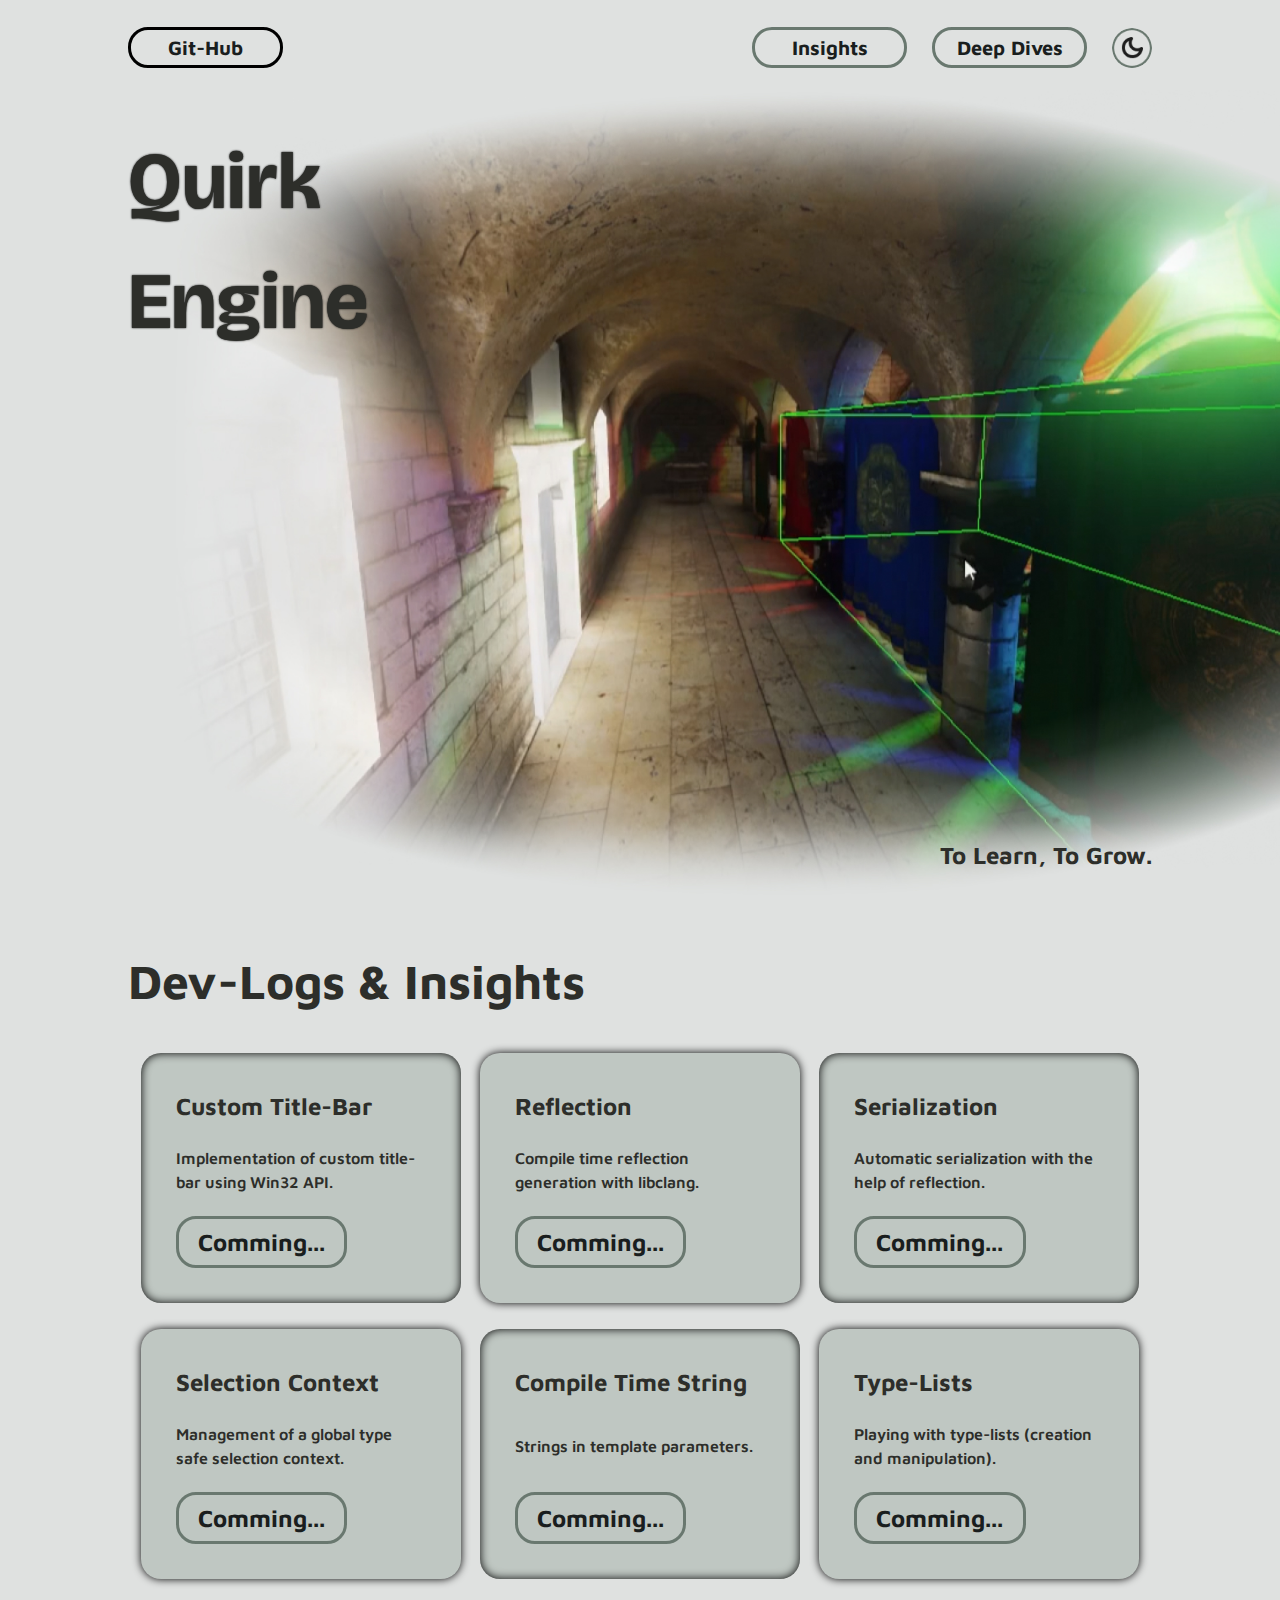
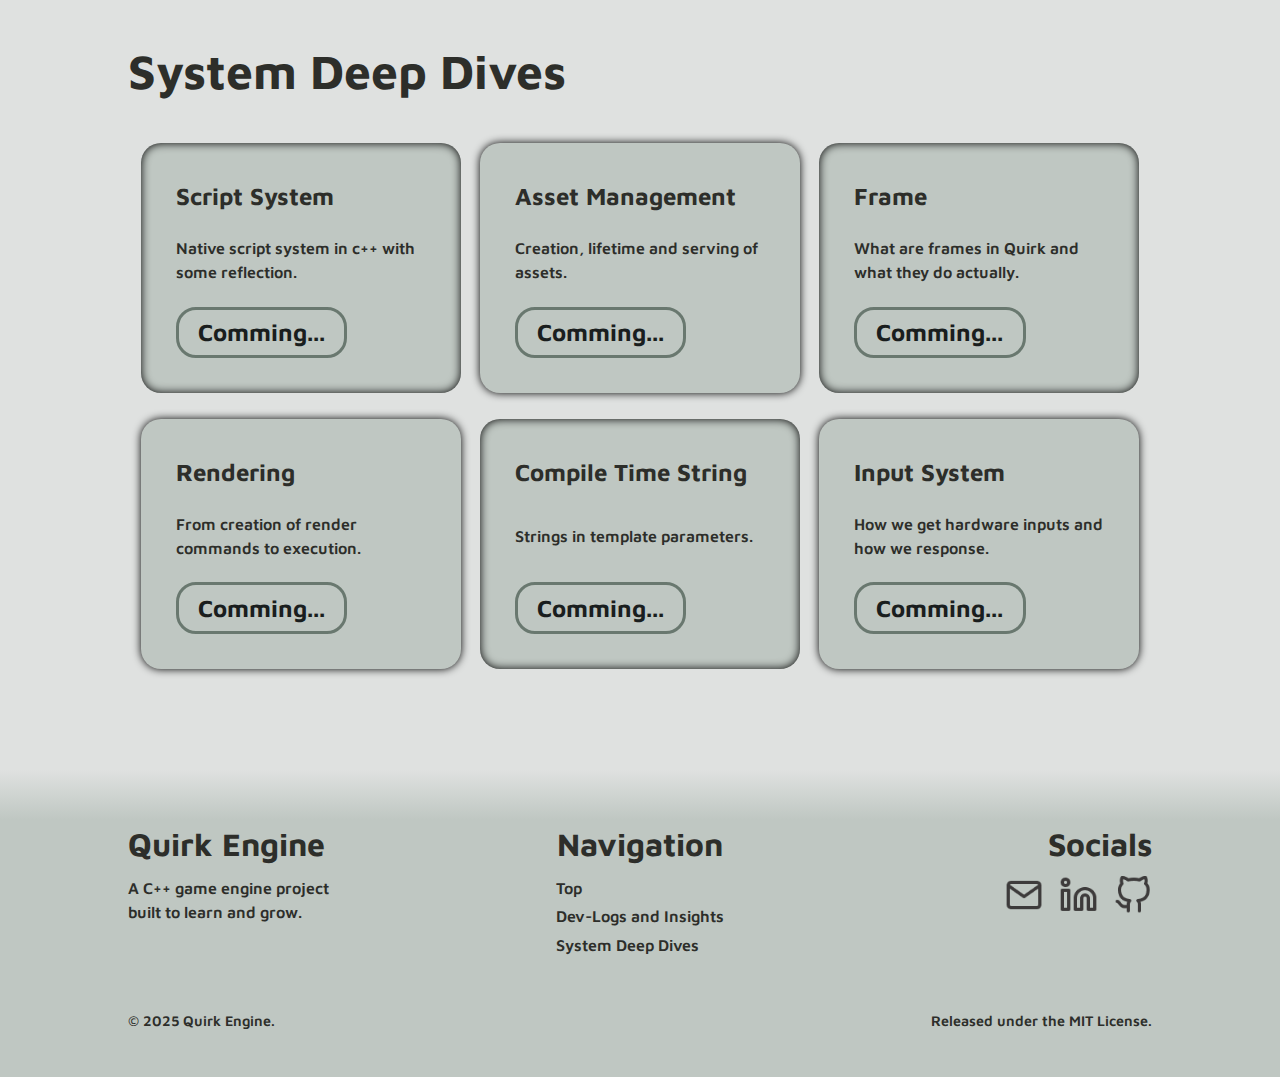
<file: index.html>
<!DOCTYPE html>
<html lang="en">
<head>
    <meta charset="UTF-8">
    <meta name="viewport" content="width=device-width, initial-scale=1.0">
    <title>Quirk DevLogs</title>
    <link rel="stylesheet" href="styleReset.css">
    <link rel="stylesheet" href="style.css">
</head>
<body>
    <header id="hero">
        <nav class="flex-container">
            <a href="https://github.com/Jayantkumar56/Quirk" class="button btn-github"><p>Git-Hub</p></a>

            <ul role="list" class="flex-container">
                <li><a href="#dev-logs-section" class="button">Insights</a></li>
                <li><a href="#deep-dive-section" class="button">Deep Dives</a></li>
                <li>
                    <div  id="toggle-theme" class="color-mode-toggle">
                    </div>
                </li>
            </ul>
        </nav>

        <div class="hero">
            <div class="flex-container">
                <h1 class="hero-title">
                    <span class="hero-title-line">Quirk</span>
                    <span class="hero-title-line">Engine</span>
                </h1>
                <p class="hero-tagline">To Learn,<wbr> To Grow.</p>
            </div>

            <figure class="hero-bg" height="550px"></figure>
        </div>
    </header>

    <main>
        <section id="dev-logs-section">
            <h2>Dev-Logs & Insights</h2>

            <div class="cards-container">
                <div class="card">
                    <h4>Custom Title-Bar</h4>
                    <p>Implementation of custom title-bar using Win32 API.</p>
                    <a href="#" class="button">Comming...</a>
                </div>
                <div class="card">
                    <h4>Reflection</h4>
                    <p>Compile time reflection generation with libclang.</p>
                    <a href="#" class="button">Comming...</a>
                </div>
                <div class="card">
                    <h4>Serialization</h4>
                    <p>Automatic serialization with the help of reflection.</p>
                    <a href="#" class="button">Comming...</a>
                </div>
                <div class="card">
                    <h4>Selection Context</h4>
                    <p>Management of a global type safe selection context.</p>
                    <a href="#" class="button">Comming...</a>
                </div>
                <div class="card">
                    <h4>Compile Time String</h4>
                    <p>Strings in template parameters.</p>
                    <a href="#" class="button">Comming...</a>
                </div>
                <div class="card">
                    <h4>Type-Lists</h4>
                    <p>Playing with type-lists (creation and manipulation).</p>
                    <a href="#" class="button">Comming...</a>
                </div>
            </div>
        </section>

        <section id="deep-dive-section">
            <h2>System Deep Dives</h2>

            <div class="cards-container">
                <div class="card">
                    <h4>Script System</h4>
                    <p>Native script system in c++ with some reflection.</p>
                    <a href="#" class="button">Comming...</a>
                </div>
                <div class="card">
                    <h4>Asset Management</h4>
                    <p>Creation, lifetime and serving of assets.</p>
                    <a href="#" class="button">Comming...</a>
                </div>
                <div class="card">
                    <h4>Frame</h4>
                    <p>What are frames in Quirk and what they do actually.</p>
                    <a href="#" class="button">Comming...</a>
                </div>
                <div class="card">
                    <h4>Rendering</h4>
                    <p>From creation of render commands to execution.</p>
                    <a href="#" class="button">Comming...</a>
                </div>
                <div class="card">
                    <h4>Compile Time String</h4>
                    <p>Strings in template parameters.</p>
                    <a href="#" class="button">Comming...</a>
                </div>
                <div class="card">
                    <h4>Input System</h4>
                    <p>How we get hardware inputs and how we response.</p>
                    <a href="#" class="button">Comming...</a>
                </div>
            </div>
        </section>
    </main>

    <footer class="footer">
        <div class="footer-top">
            <div class="footer-section">
                <h3>Quirk Engine</h3>
                <p>
                    <span>A C++ game engine project</span> 
                    <span>built to learn and grow.</span>
                </p>
            </div>

            <div class="footer-section">
                <h3>Navigation</h3>
                <div class="links">
                    <a href="#hero">Top</a>
                    <a href="#dev-logs-section">Dev-Logs and Insights</a>
                    <a href="#deep-dive-section">System Deep Dives</a>
                </div>
            </div>

            <div class="footer-section">
                <h3>Socials</h3>
                <div class="social-icons">
                    <a href="mailto:name@email.com" class="icon"><img src="./res/Mail.png" alt="Mail"></a>
                    <a href="https://www.linkedin.com/in/jayant-kumar-singh-ba3b33267/" class="icon"><img src="./res/Linkedin.png" alt="Linkedin"></a>
                    <a href="https://github.com/Jayantkumar56"><img src="./res/Github.png" alt="Github" class="icon"></a>
                </div>
            </div>
        </div>

        <div class="footer-bottom">
            <p>© 2025 Quirk Engine.</p>
            <p>Released under the MIT License.</p>
        </div>
    </footer>

    <script src="script.js">
    </script>
</body>
</html>
</file>
<file: style.css>
@import url('https://fonts.googleapis.com/css2?family=Bricolage+Grotesque:opsz,wght@12..96,200..800&family=Maven+Pro:wght@400..900&display=swap');

:root {
    --bg-color: #dfe1e0;
    --text-color: #2d2e2a;
    --heading-color: #1f1f1f;
    --accent-color: #dfeae1;
    --accent-text: #1a1e1e;

    --card-bg-color: #bfc7c2;
    --footer-bg-color: #bfc7c2;
    
    --btn-bg1-color: #dfe1e000;
    --btn-bg2-color: #dfe1e000;
    --btn-border1-color: #69786F;
    --btn-border2-color: #000000;
    
    --body-padding: 10vw;
    
    
    /* Font sizes (mobile-first) */
    --fs-700: 5rem;        /* 80px */
    --fs-600: 4rem;        /* 60px */
    --fs-500: 3rem;        /* 48px */
    --fs-400: 2rem;        /* 32px */
    --fs-300: 1.5rem;      /* 24px */
    --fs-250: 1.25rem;     /* 20px */
    --fs-200: 1rem;        /* 16px */
    --fs-100: 0.5rem;      /* 8px  */
}

@media(max-height: 36em), (max-width: 55em){
    :root{
        --fs-700: 3rem;       
        --fs-600: 2.5rem;     
        --fs-500: 2rem;       
        --fs-400: 1.5rem;     
        --fs-300: 1.0rem;  
        --fs-250: 0.95rem;   
        --fs-200: 0.751rem;   
        --fs-100: 0.5rem;   
        
        --body-padding: 5vw;
    }
}


.dark-mode {
    --bg-color: #1a1d22;
    --text-color: #d3d6ce;
    --heading-color: #cfd2cc;
    --accent-color: #99f6c2;
    --accent-text: #1a1e1e;
    
    --card-bg-color: #2D333B;
    --footer-bg-color: #000000;
    
    --btn-bg1-color: #9CF8BF;
    --btn-bg2-color: #BEFA83;
    --btn-border1-color: #84DCA6;
    --btn-border2-color: #A2E869;
}

.dark-mode .icon {
    filter: invert(100%);
}

body {
    font-family: "Maven Pro", sans-serif;
    font-optical-sizing: auto;
    background-color: var(--bg-color);
    color: var(--text-color);
    font-weight: 600;
}

/* Generic Style classes */

.flex-container {
    display: flex;
    align-items: center;
}

.button {
    width: fit-content;
    display: flex;
    padding: 0.3rem 1.2rem;
    justify-content: center;
    align-items: center;
    background-color: var(--btn-bg1-color);
    color: var(--accent-text);
    font-weight: bold;
    font-size: var(--fs-300);
    border-radius: 20px;
    border: 3px solid var(--btn-border1-color);
}


/* Navigation Bar */

header .button {
    width: 155px;
    height: 41px;
    font-size: var(--fs-250);
}

nav {
    justify-content: space-between;
    padding: 3vh var(--body-padding);
}

@media(max-width: 46.1em){
    nav ul .button {
        display: none;
    }
}

.btn-github {
    background-color: var(--btn-bg2-color);
    border-color: var(--btn-border2-color);
}

@media(max-width: 30.375em){
    .btn-github p {
        display: none;
    }

    .btn-github {
        max-width: 60px;
        max-height: 60px;
        border: none;
        padding: 0px;
        background: url('./res/Github.png') center no-repeat;
        background-size: 40px;
    }
    
    .dark-mode .btn-github {
        filter: invert(100%);
    }
}

nav ul {
    width: 400px;
    justify-content: space-between;
}

.color-mode-toggle {
    width: 40px;
    height: 40px;
    background: url('./res/dark-mode.png') center;
    background-size: cover;
    border-radius: 50%;
}

.color-mode-toggle:hover {
    cursor: pointer;
}

.dark-mode .color-mode-toggle {
    background: url('./res/light-mode.png') center;
}


/* Hero Section */

.hero .flex-container {
    height: calc(100svh - 6vh - 41px);
    padding: 3vh var(--body-padding);
    flex-direction: column;
    justify-content: space-between;
}

.hero-title {
    text-shadow: 0 0 2px black;
    font-family: "Bricolage Grotesque", sans-serif;
    font-optical-sizing: auto;
    font-weight: bold;
    display: flex;
    flex-direction: column;
    align-self: flex-start;
    font-size: var(--fs-700);
}

.hero-tagline {
    font-weight: bold;
    align-self: flex-end;
    font-size: var(--fs-300);
}

.hero-bg {
    position: absolute;
    bottom: 0;
    right: 0;
    width: min(123.21205vh, 95.831vw);
    height: min(90vh, 70vw);
    background: url('./res/HeroPicLight.jpg');
    background-size: cover;
    z-index: -1;
    pointer-events: none;
}

.dark-mode .hero-bg {
    position: absolute;
    background: url('./res/HeroPicDark.jpg');
    background-size: cover;
    z-index: -1;
    pointer-events: none;
}

@media(max-width: 35.625em){
    .hero-bg {
        width: min(123.21205vh, 82.14137vw);
        height: min(90vh, 60vw);
        bottom: 20vh;
    }
}

/* Main section */

main {
    padding: 5vh var(--body-padding) 15vh;
    flex-direction: column;
    display: flex;
    gap: 4.5vh;
}

main section h2 {
    font-size: var(--fs-500);
    font-weight: bold;
    margin-bottom: 20px;
}

.cards-container {
    display: grid;
    grid-template-columns: repeat(auto-fit, minmax(300px, 1fr));
    gap: clamp(0.5rem, 2vw, 2rem);
    justify-items: center;
    padding: 1rem;
}

@media(max-height: 36em), (max-width: 55em){
    .cards-container {
        grid-template-columns: repeat(auto-fit, minmax(250px, 1fr));
        justify-items: center;
    }
}

.card {
    display: flex;
    flex-direction: column;
    justify-content: space-between;
    width: min(40vw, 320px);
    height: min(40vw, 250px);
    background-color: var(--card-bg-color);
    padding: 35px 35px;
    border-radius: 20px;
}

@media(max-height: 36em), (max-width: 55em){
    .card {
        width: 250px;
        height: 200px;
    }
}

.card:nth-child(odd) {
    box-shadow: inset 0px 0px 10px black;
}

.card:nth-child(even) {
    box-shadow: 0px 0px 8px #000000;
}

.card h4 {
    font-size: var(--fs-300);
    font-weight: bold;
}

.card p {
    font-size: var(--fs-200);
}


/* Footer */

footer {
    position: absolute;
    width: 100vw;
    padding: 0 var(--body-padding) 5vh;
    background-color: var(--footer-bg-color);
}

footer::before {
    content: '';
    position: absolute;
    top: -50px;
    left: 0;
    width: 100%;
    height: 50px;
    background: linear-gradient(to bottom, transparent, var(--footer-bg-color));
    pointer-events: none;
    z-index: -1;
}

.footer-top {
    display: grid;
    grid-template-columns: repeat(auto-fit, minmax(200px, 1fr));
    gap: 2rem;
    margin-bottom: 2rem;
}

.footer-section:nth-child(1) {
    display: flex;
    flex-direction: column;
}

.footer-section:nth-child(1) p {
    display: flex;
    flex-direction: column;
}

.footer-section:nth-child(2) {
    display: flex;
    flex-direction: column;
    align-items: center;
}

@media(max-width: 46.1em){
    .footer-section:nth-child(2) {
        align-items: end;
    }

    .footer-section:nth-child(2) .links {
        display: flex;
        flex-direction: column;
        align-items: flex-end;
    }
}

@media(max-width: 30.375em){
    .footer-section:nth-child(2) {
        align-items: start;
    }

    .footer-section:nth-child(2) .links {
        display: flex;
        flex-direction: column;
        align-items: flex-start;
    }
}

.footer-section:nth-child(3) {
    display: flex;
    flex-direction: column;
    align-items: end;
}

@media(max-width: 46.1em){
    .footer-section:nth-child(3) {
        align-items: start;
    }
}

.footer-section h3 {
    font-size: var(--fs-400);
    font-weight: bold;
    margin-bottom: 0.5rem;
}

.footer-section a {
    display: block;
    text-decoration: none;
    margin-bottom: 0.3rem;
}

.footer-section a:hover {
    color: #fff;
}

.social-icons {
    display: flex;
    gap: 1rem;
    font-size: 1.5rem;
}

.social-icons .icon {
    width: min(10vh, 3vw);
    height: min(10vh, 3vw);
    min-width: 30px;
    min-height: 30px;
}

.footer-bottom {
    display: flex;
    justify-content: space-between;
    padding-top: 1rem;
    font-size: 0.9rem;
    flex-wrap: wrap;
    gap: 1rem;
}
</file>
<file: styleReset.css>
/* setting default color and font family for the whole page */
body{
    color: var(--clr-primary-400);
    font-family: var(--ff-body);
}

/* Box sizing rules */
*,
*::before,
*::after {
    box-sizing: border-box;
}

/* Remove default margin */
* {
    box-sizing: border-box;
    margin: 0;
    padding: 0;
    font: inherit;
}

/* Remove list styles on ul, ol elements with a list role, which suggests default styling will be removed */
ul[role="list"],
ol[role="list"] {
    list-style: none;
}

/* Set core root defaults */
html:focus-within {
    scroll-behavior: smooth;
}

html,
body {
    height: 100%;
}

/* Set core body defaults */
body {
    text-rendering: optimizeSpeed;
    line-height: 1.5;
}

/* A elements that don't have a class get default styles */
a:not([class]) {
    text-decoration-skip-ink: auto;
}

/* a elements will have no text decoration and will inherit font and color */
a{
    text-decoration: none;
    color: inherit;
    font: inherit;
}

/* Make images easier to work with */
img,
picture,
svg {
    max-width: 100%;
    display: block;
}

/* Remove all animations, transitions and smooth scroll for people that prefer not to see them */
@media (prefers-reduced-motion: reduce) {
    html:focus-within {
        scroll-behavior: auto;
    }

    *,
    *::before,
    *::after {
        animation-duration: 0.01ms !important;
        animation-iteration-count: 1 !important;
        transition-duration: 0.01ms !important;
        scroll-behavior: auto !important;
    }
}
</file>
